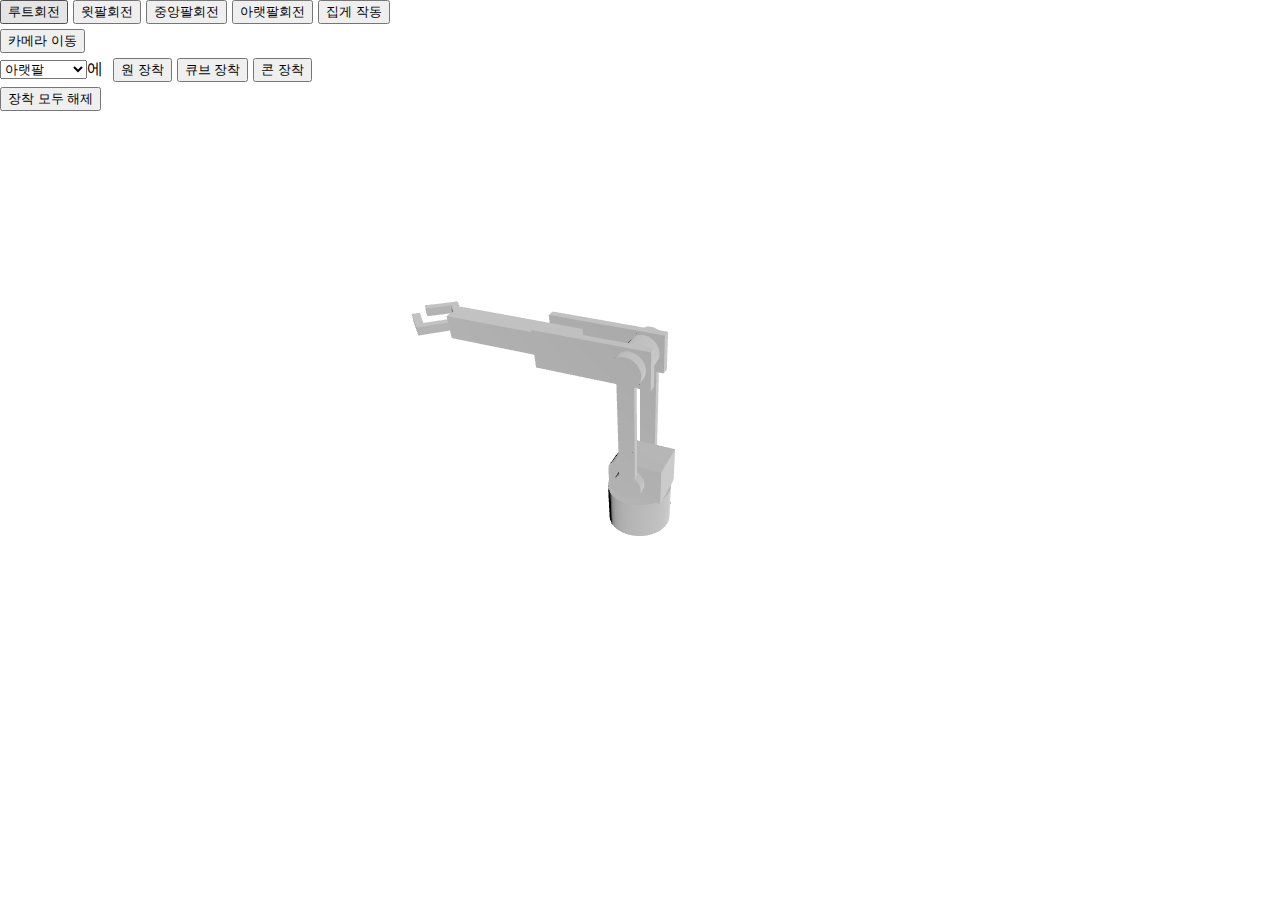
<file: index2.html>
<!doctype html>
<html lang="en">
  <head>
    <meta charset="UTF-8" />
    <meta name="viewport" content="width=device-width, initial-scale=1.0" />
    <title>Vite + React</title>
    <script type="module" crossorigin src="/assets/index-UarxNfoN.js"></script>
    <link rel="stylesheet" crossorigin href="/assets/index-QNj-U95P.css">
  </head>
  <body>
    <div id="root"></div>
  </body>
</html>
</file>
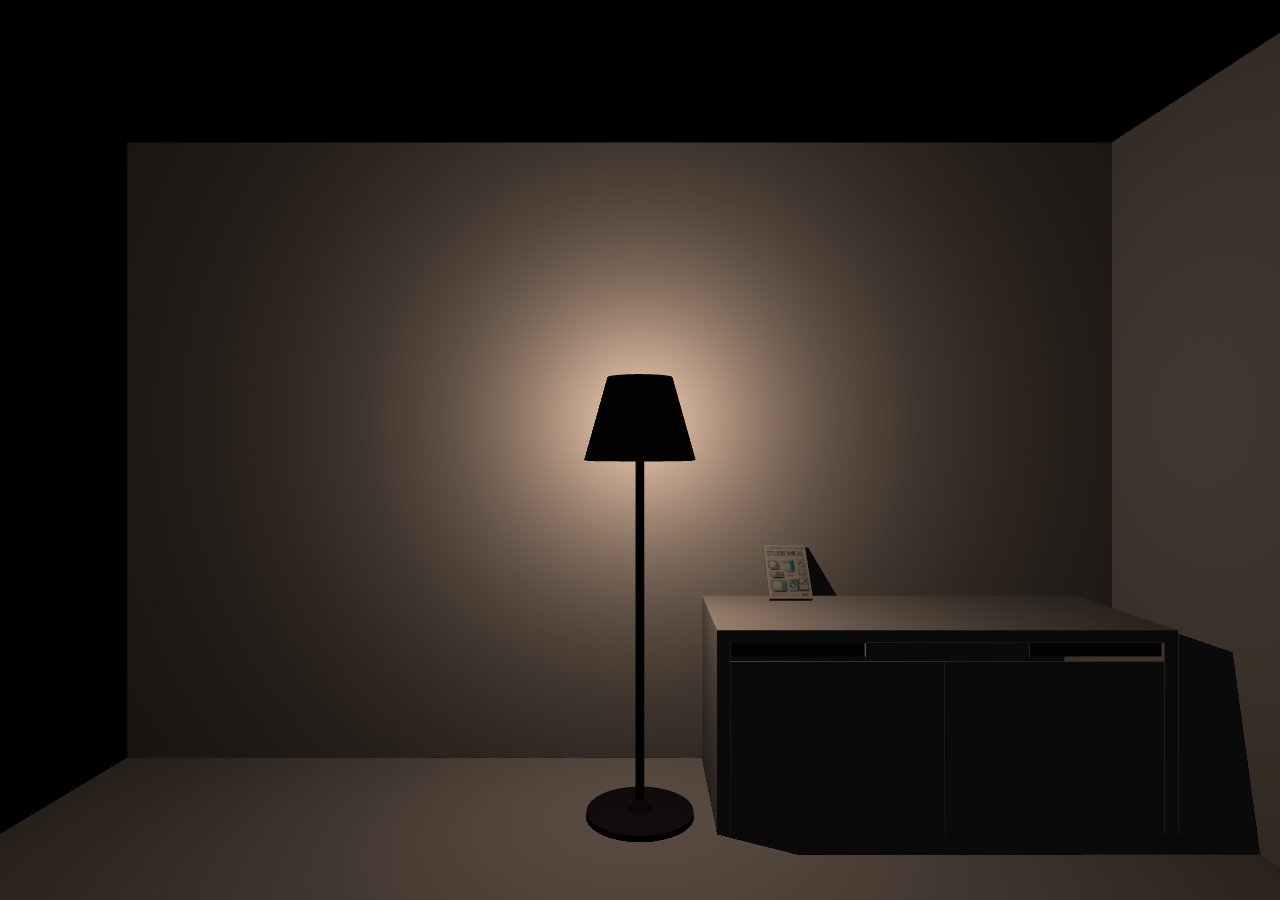
<file: index3.html>
<!DOCTYPE html>
<html lang="ko">
<head>
	<meta charset="UTF-8">
	<meta http-equiv="X-UA-Compatible" content="IE=edge">
	<meta name="viewport" content="width=device-width, initial-scale=1.0">
	<title>Three.js</title>
  <script type="module" crossorigin src="./assets/index-CLi6YGPC.js"></script>
  <link rel="stylesheet" crossorigin href="./assets/index-Dcr0MKAU.css">
</head>
<body>
	<canvas id="three-canvas"></canvas>
	<div class="target-marker"></div>
	<div class="mobile-controller">
		<div class="mobile-controller-bar"></div> 
	</div>

</body>
</html>
</file>
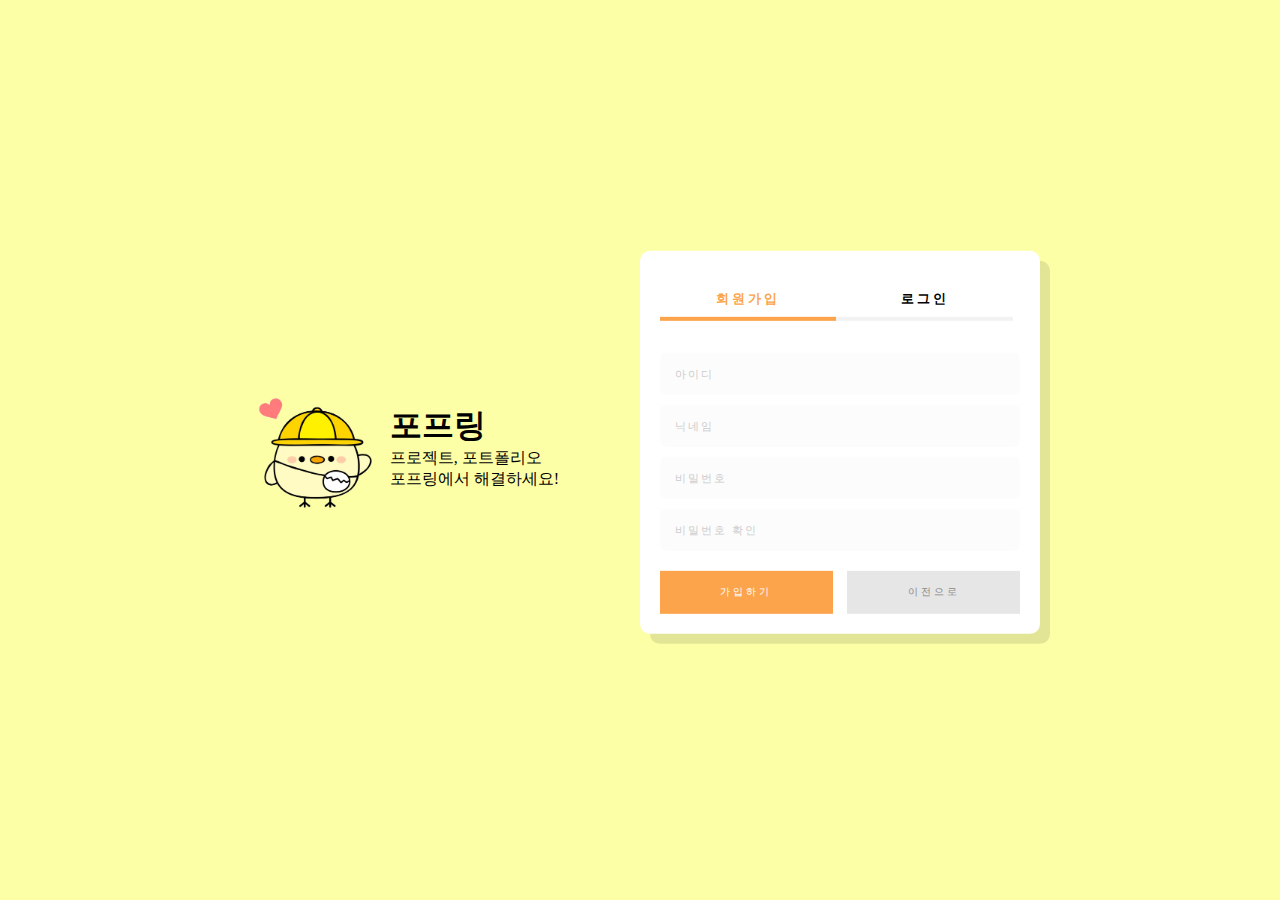
<file: index4.html>
<!DOCTYPE html>
<html lang="ko">
<head>
    <meta charset="UTF-8">
    <meta name="viewport" content="width=device-width, initial-scale=1.0">
    <script src="https://ajax.googleapis.com/ajax/libs/jquery/3.6.4/jquery.min.js"></script>
    <style>
        * {
          margin: 0;
          padding: 0;
          box-sizing: border-box;
          font-family: Futura;
          outline: none;
        }

        body {
          font-family: Futura;
          background: #FCFFA6;
        }

        .content-box {
          width: 800px;
          position: absolute;
          transform: translate(-50%, -52%);
          top: 50%;
          left: 50%;
        }

        .main-form:after {
          content: "";
          display: table;
          clear: both;
        }

        .main-form {
          padding: 20px;
          border-radius: 10px;
          background: white;
          box-shadow: 10px 10px 0 rgba(0, 0, 0, 0.1);
        }
        .main-form__title > li{
          padding: 20px 0;
          width: 49%;
          float: left;
          list-style-type: none;
          text-align: center;
          cursor: pointer;
        }
        .main-form__title h1 {
          position: relative;
          font-size: 0.8rem;
          text-transform: uppercase;
          letter-spacing: 3px;
          margin-bottom: 25px;
        }
        .main-form__title h1:after {
          position: absolute;
          bottom: -13px;
          left: 0;
          right: 0;
          margin: auto;
          width: 100%;
          height: 4px;
          background: #f2f2f2;
          content: "";
        }
        .main-form__input {
          display: block;
          width: 100%;
          border: 0;
          background: #fcfcfc;
          border-radius: 6px;
          padding: 15px;
          margin-bottom: 10px;
          outline: 0;
          font-size: 0.7rem;
          color: #333;
          transition: all 0.2s ease-in-out;
        }
        .main-form__input:focus {
          background: #f7f7f7;
        }
        .main-form__body .btn {
          display: block;
          width: 48%;
          margin-top: 10px;
          float: right;
          background: #e6e6e6;
          padding: 15px;
          border: 0;
          font-size: 0.6rem;
          color: #888;
          cursor: pointer;
          letter-spacing: 3px;
          text-transform: uppercase;
          transition: all 0.2s ease-in-out;
        }
        .main-form__body .btn:last-of-type {
          float: left;
          background: #FCA44B;
          color: #fff;
        }
        .main-form__body .btn:last-of-type:hover {
          background: #fb8b19;
        }

        ::-webkit-input-placeholder {
          color: #ccc;
          letter-spacing: 2px;
          text-transform: uppercase;
        }

        :-moz-placeholder {
          color: #cccccc;
          letter-spacing: 2px;
          text-transform: uppercase;
        }

        ::-moz-placeholder {
          color: #cccccc;
          letter-spacing: 2px;
          text-transform: uppercase;
        }

        :-ms-input-placeholder {
          color: #cccccc;
          letter-spacing: 2px;
          text-transform: uppercase;
        }

        img {
          height: 150px;
        }

        .img-box {
          float: left;
        }

        .intro-area {
          float: left;
        }

        .intro-box {
          margin-top: 122.5px;
          margin-right: 50px;
        }

        .word-box {
          float: left;
          padding-top: 30px;
        }

        .form-box {
          width: 400px;
          float: right;
        }

        .main-form__title .active {
          color: #FCA44B;
        }

        .main-form__title .active h1:after{
          background: #FCA44B;
        }

        @media (max-width: 800px) {
          .content-box {
            width: auto;
          }
          .intro-area {
            width: 322px;
            margin: 0 40px;
          }
          .intro-box {
            margin: 0 auto;
          }
          .form-box {
            width: 100%;
          }
        }

        @media (max-width: 402px) {
          .img-box {
            float: none;
            width: 100%;
          }
          .word-box {
            padding-top: 0;
            margin-bottom: 20px;
            text-align: center;
            float: none;
          }
          .img-box img {
            display: block;
            margin: 0 auto;
          }
          .intro-area {
            width: 100%;
            margin: 0;
          }
          .content-box {
            width: 80%;
          }
        }
    </style>
    <script>
      $(()=>{
        $("#login").click(()=>{
          $("#login").addClass("active").siblings().removeClass('active');
          $("#nickname").css("display", "none");
          $("#repwd").css("display", "none");
          $("#action").text("로그인");

          if (window.innerWidth > 800) // 반응형
            $(".intro-box").css("margin-top", "65px");
          else
            $(".intro-box").css("margin-top", "0");
        });

        $("#join").click(()=>{
          $("#join").addClass("active").siblings().removeClass('active');
          $("#nickname").css("display", "block");
          $("#repwd").css("display", "block");
          $("#action").text("가입하기");

          if (window.innerWidth > 800) // 반응형
            $(".intro-box").css("margin-top", "122.5px");
          else
            $(".intro-box").css("margin-top", "0");
        });
      });
    </script>
    <title>포프링</title>
</head>
<body>
    <div class="content-box">
      <div class="intro-area">
        <div class="intro-box">
          <div class="img-box"><img src="bbibbi2.png"></div>
          <div class="word-box">
            <h1>포프링</h2>
            <p>프로젝트, 포트폴리오</p>
            <p>포프링에서 해결하세요!</p>
          </div>
        </div>
      </div>
      <div class="form-box">
        <form class="main-form">
            <div>
              <ul class="main-form__title">
                <li id="join" class="active"><h1>회원가입</h1></li>
                <li id="login"><h1>로그인</h1></li>
              </ul>
            </div>
            <div class="main-form__body">
              <input class="main-form__input" type="text" placeholder="아이디" />
              <input class="main-form__input" type="email" placeholder="닉네임" id="nickname"/>
              <input class="main-form__input" type="password" placeholder="비밀번호" />
              <input class="main-form__input" type="password" placeholder="비밀번호 확인" id="repwd"/>
              <button class="btn">이전으로</button>
              <button class="btn" id="action">가입하기</button>
            </div>
        </form>  
      </div>
    </div>
</body>
</html>
</file>
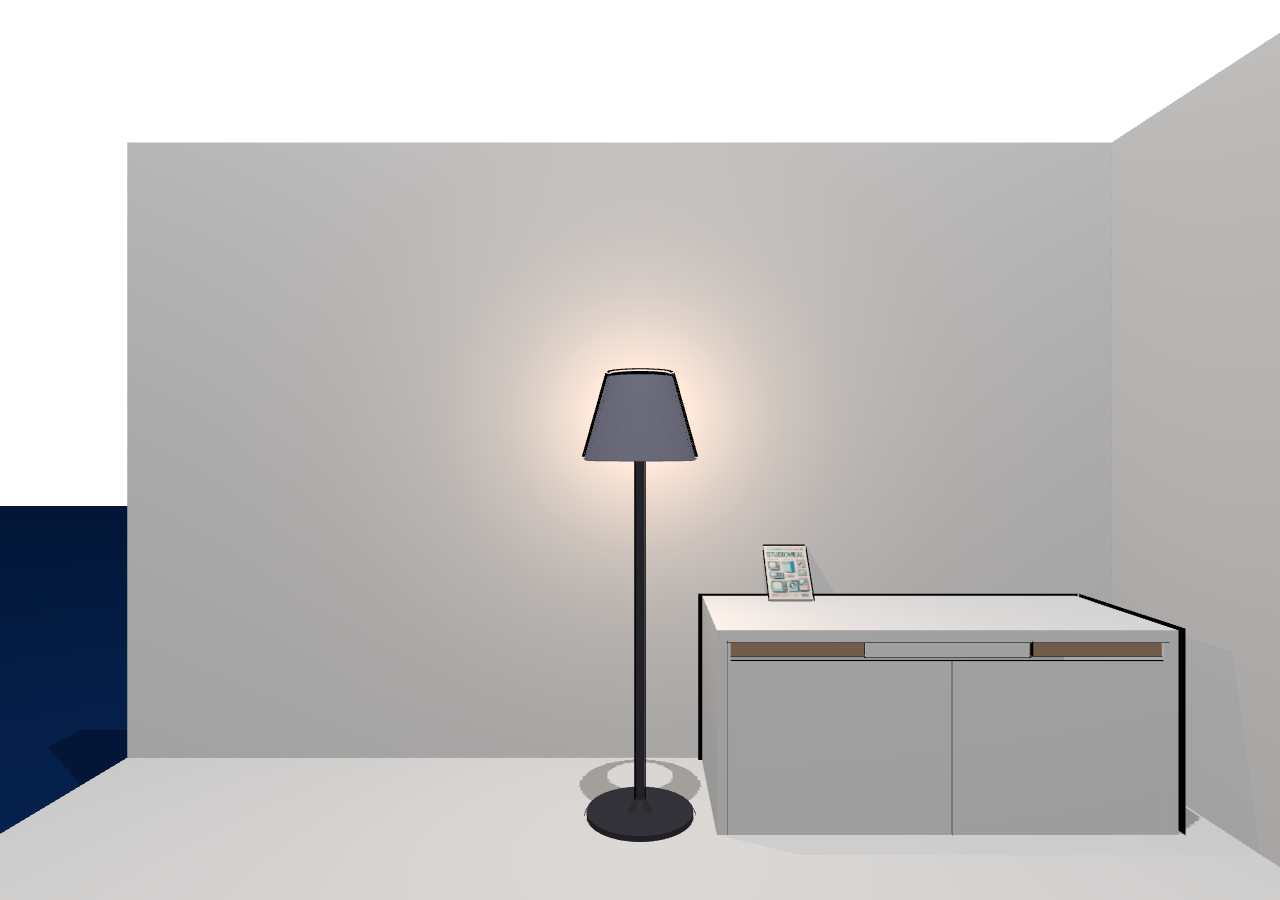
<file: index5.html>
<!DOCTYPE html>
<html lang="ko">
<head>
	<meta charset="UTF-8">
	<meta http-equiv="X-UA-Compatible" content="IE=edge">
	<meta name="viewport" content="width=device-width, initial-scale=1.0, user-scalable=no">
	<title>카툰그래픽연습</title>
  <script type="module" crossorigin src="./assets/index-CbyafXro.js"></script>
  <link rel="stylesheet" crossorigin href="./assets/index-Dcr0MKAU.css">
</head>
<body>
	<canvas id="three-canvas"></canvas>
	<div class="target-marker"></div>
	<div class="mobile-controller">
		<div class="mobile-controller-bar"></div>
	</div>

</body>
</html>
</file>
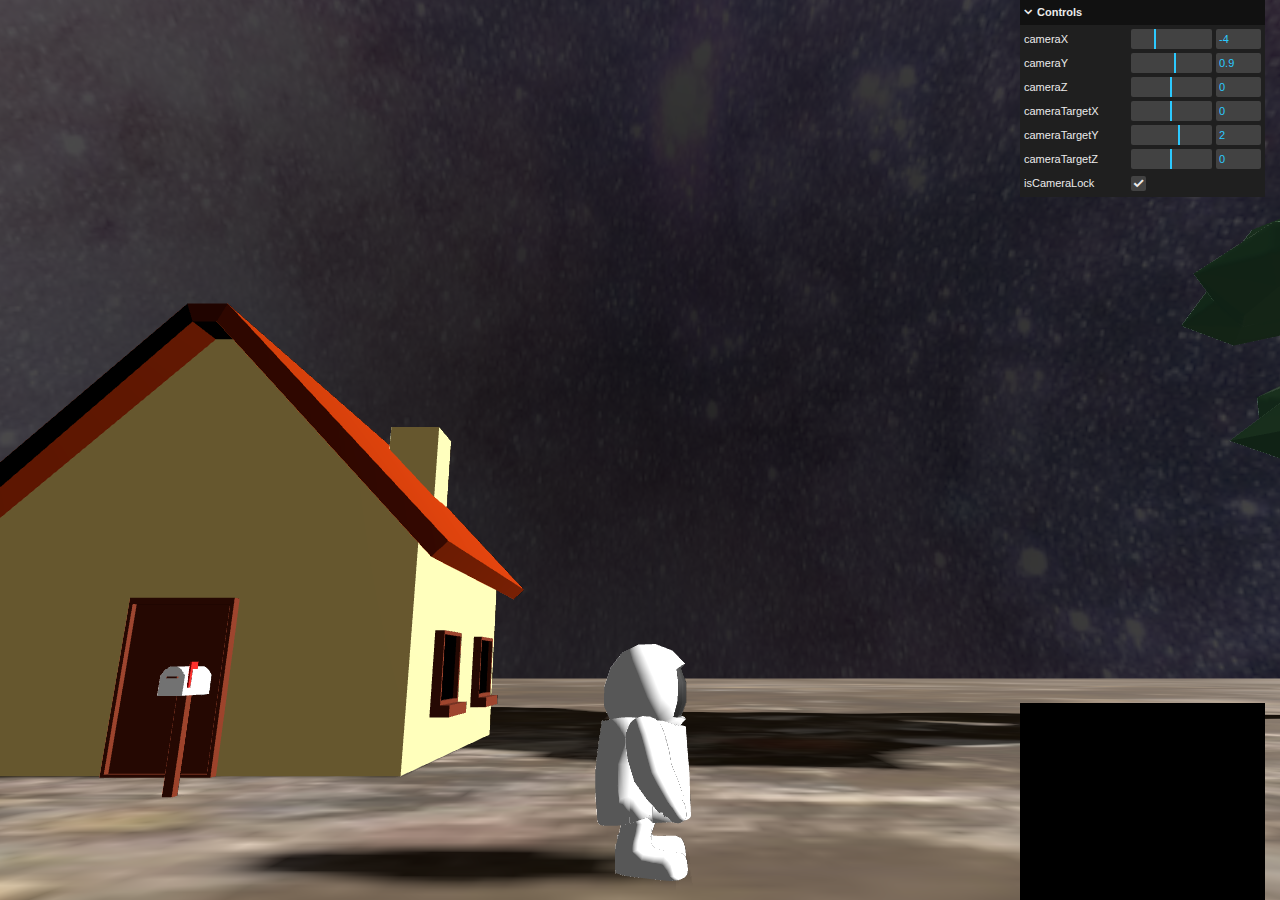
<file: index6.html>
<!doctype html>
<html lang="ko">
  <head>
    <meta charset="UTF-8" />
    <link rel="icon" type="image/svg+xml" href="/vite.svg" />
    <meta name="viewport" content="width=device-width, initial-scale=1.0" />
    <title>Vite + TS</title>
    <script type="module" crossorigin src="/assets/index-Bxu1kxZG.js"></script>
    <link rel="stylesheet" crossorigin href="/assets/index-BeIwQBg2.css">
  </head>
  <body>
    <div id="app"></div>
  </body>
</html>
</file>
<file: assets/index-QNj-U95P.css>
body{margin:0;padding:0}#root{width:100%;height:90vh}
</file>
<file: assets/index-Dcr0MKAU.css>
body{margin:0;overflow:hidden;-webkit-user-select:none;user-select:none}#three-canvas{position:absolute;left:0;top:0}.target-marker{display:none;position:absolute;left:50%;top:50%;z-index:1000;width:22px;height:22px;transform:translate(-50%,-50%)}.target-marker:before{content:"";position:absolute;left:10px;width:2px;height:100%;background:#00000080}.target-marker:after{content:"";position:absolute;left:0;top:10px;width:100%;height:2px;background:#00000080}body[data-mode=game] .target-marker{display:block}.no-touchevents .mobile-controller{display:none}.mobile-controller{position:fixed;left:30px;bottom:30px;width:151px;height:151px;border-radius:50%;background:#0000001a}.mobile-controller:before{content:"";position:absolute;left:10px;top:10px;width:131px;height:131px;border:1px solid white;border-radius:50%}.mobile-controller-bar{position:absolute;left:75px;top:10px;width:1px;height:66px;background:#fff;transform-origin:bottom}
</file>
<file: assets/index-BeIwQBg2.css>
#app{position:absolute;top:0;right:0;bottom:0;left:0;background-color:#000}
</file>
